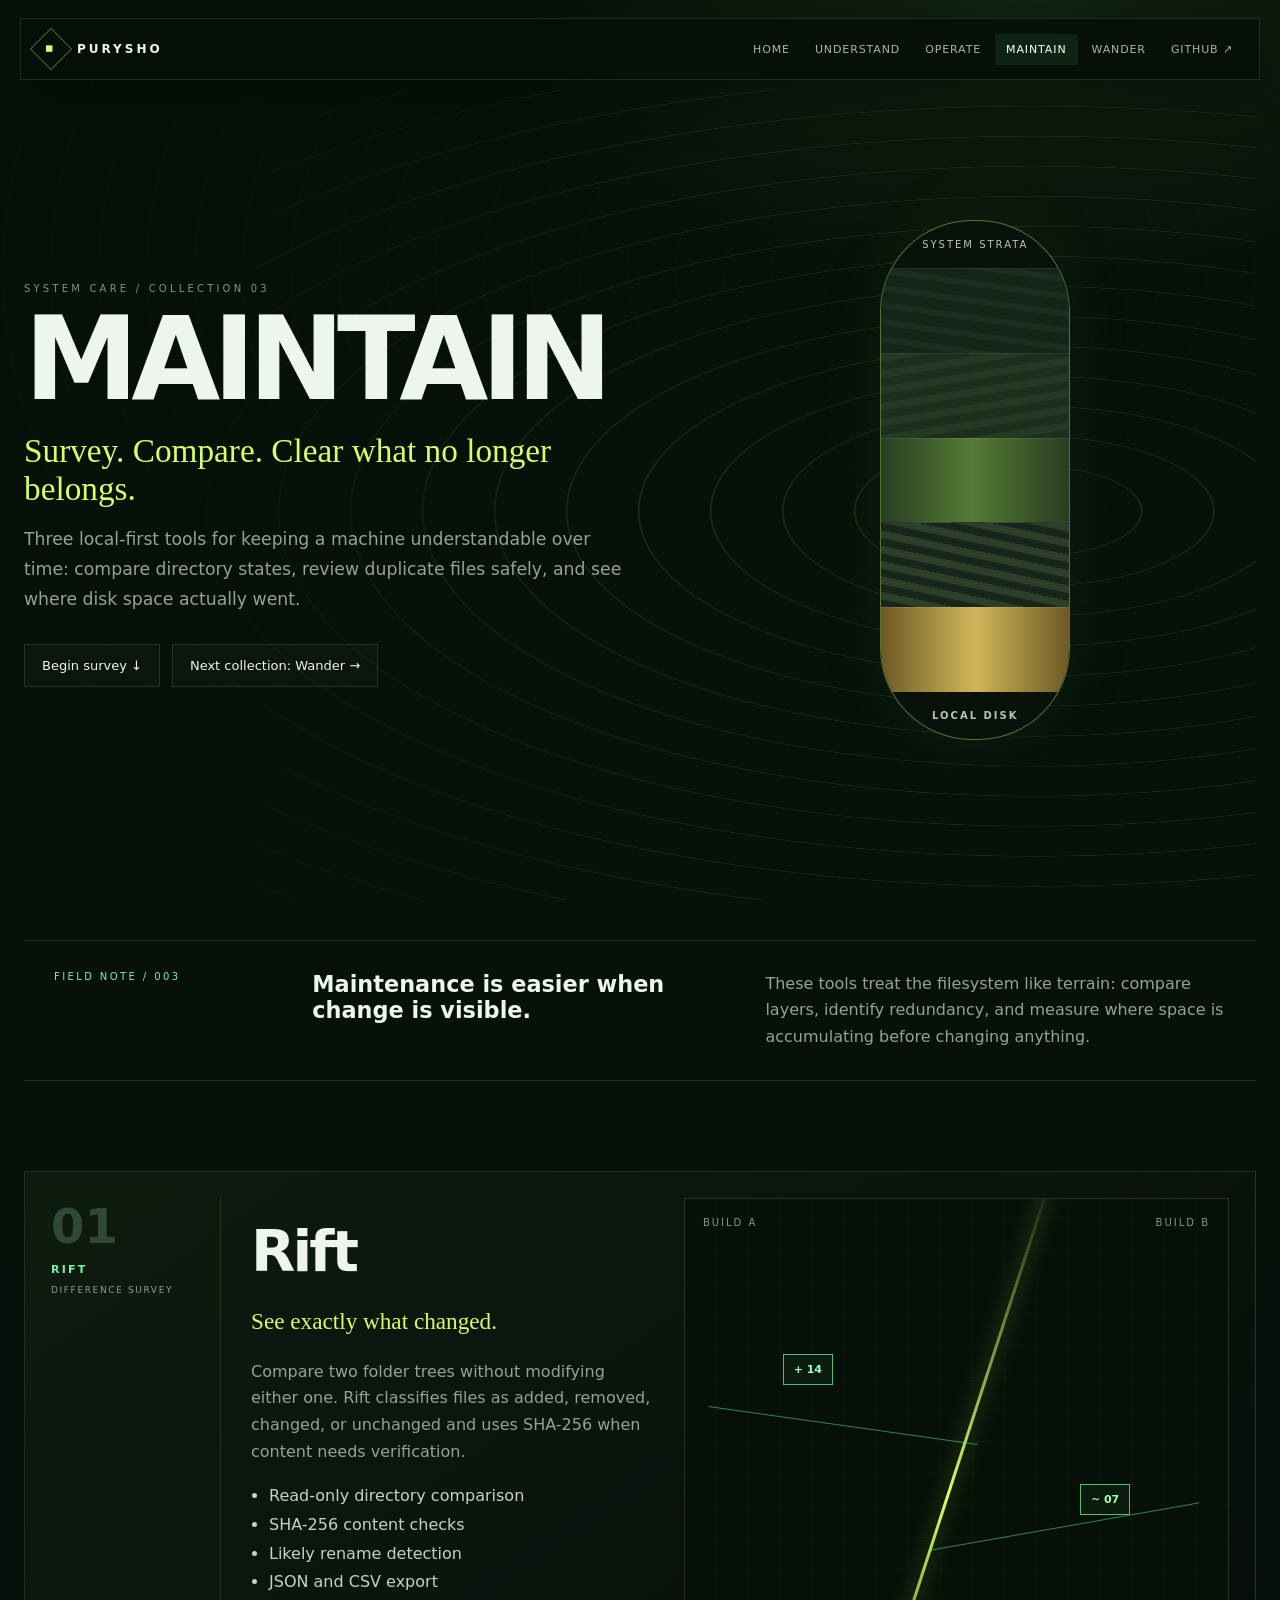
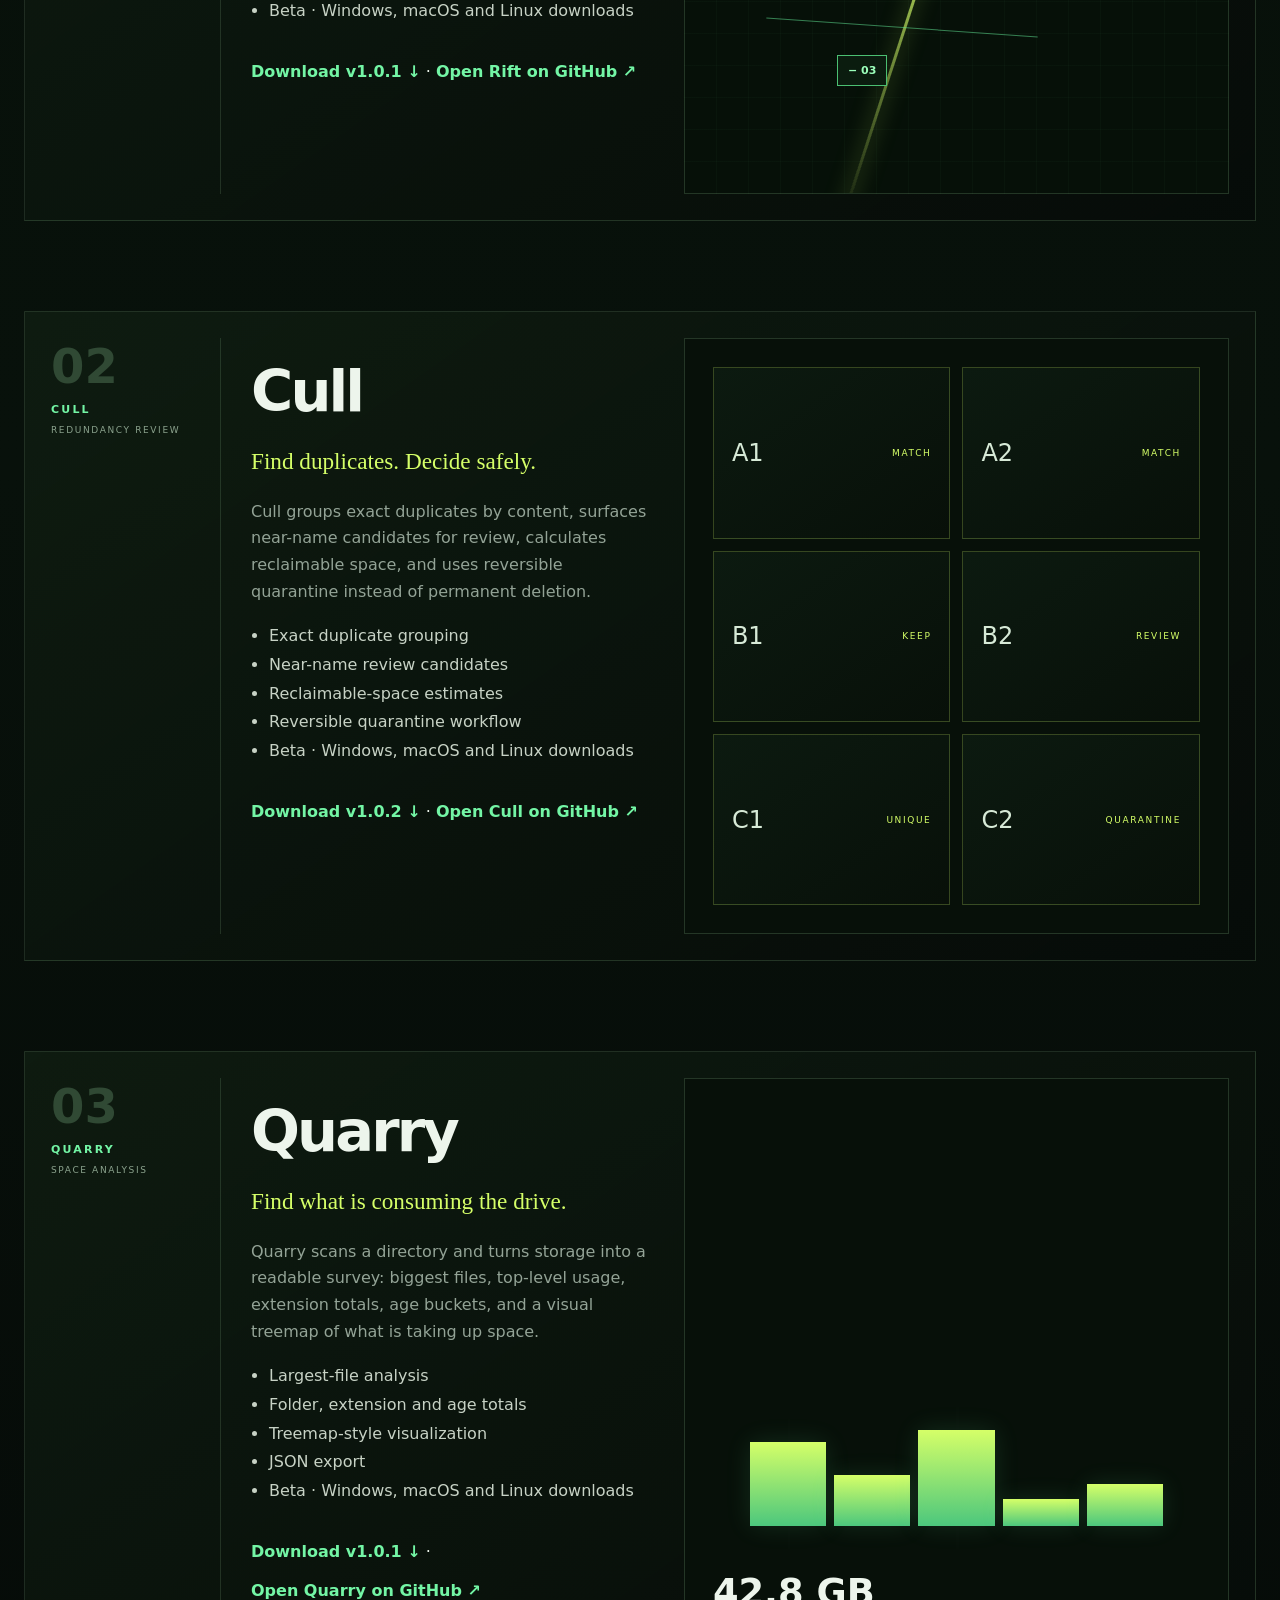
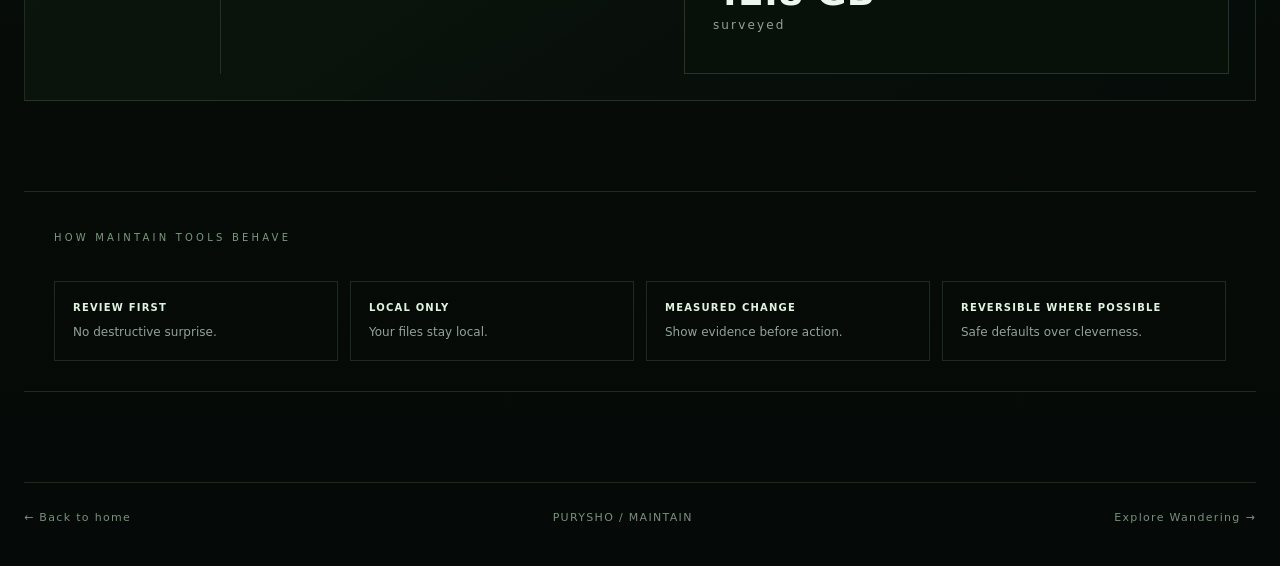
<file: maintain/index.html>
<!doctype html>
<html lang="en">
<head>
<meta charset="utf-8" />
<meta name="viewport" content="width=device-width,initial-scale=1" />
<meta name="theme-color" content="#071008" />
<title>Maintain — Purysho</title>
<meta name="description" content="Maintain — Purysho tools for comparison, cleanup, disk analysis, and long-term system care." />
<link rel="stylesheet" href="style.css" />
</head>
<body>
<header class="survey-nav">
  <a class="brand" href="../"><span class="core">◆</span><span>PURYSHO</span></a>
  <nav aria-label="Primary navigation"><a href="../">HOME</a><a href="../understand/">UNDERSTAND</a><a href="../operate/">OPERATE</a><a class="active" href="./">MAINTAIN</a><a href="../wandering/">WANDER</a><a href="https://github.com/purysho" target="_blank" rel="noopener">GITHUB ↗</a></nav>
</header>

<main>
  <section class="hero">
    <div class="contours" aria-hidden="true"></div>
    <div class="hero-copy">
      <p class="eyebrow">SYSTEM CARE / COLLECTION 03</p>
      <h1>MAINTAIN</h1>
      <p class="subhead">Survey. Compare. Clear what no longer belongs.</p>
      <p class="lede">Three local-first tools for keeping a machine understandable over time: compare directory states, review duplicate files safely, and see where disk space actually went.</p>
      <div class="hero-actions"><a href="#rift">Begin survey ↓</a><a href="../wandering/">Next collection: Wander →</a></div>
    </div>
    <div class="core-sample" aria-label="Layered geological core diagram"><span class="cap">SYSTEM STRATA</span><i></i><i></i><i></i><i></i><i></i><b>LOCAL DISK</b></div>
  </section>

  <section class="field-note">
    <span>FIELD NOTE / 003</span>
    <strong>Maintenance is easier when change is visible.</strong>
    <p>These tools treat the filesystem like terrain: compare layers, identify redundancy, and measure where space is accumulating before changing anything.</p>
  </section>

  <section class="instrument rift" id="rift">
    <div class="meta"><span>01</span><b>RIFT</b><em>DIFFERENCE SURVEY</em></div>
    <div class="copy">
      <h2>Rift</h2><p class="thesis">See exactly what changed.</p>
      <p>Compare two folder trees without modifying either one. Rift classifies files as added, removed, changed, or unchanged and uses SHA-256 when content needs verification.</p>
      <ul><li>Read-only directory comparison</li><li>SHA-256 content checks</li><li>Likely rename detection</li><li>JSON and CSV export</li><li>Beta · Windows, macOS and Linux downloads</li></ul>
      <a href="https://github.com/purysho/Rift/releases/latest" target="_blank" rel="noopener">Download v1.0.1 ↓</a> · <a href="https://github.com/purysho/Rift" target="_blank" rel="noopener">Open Rift on GitHub ↗</a>
    </div>
    <div class="visual fault-map" aria-label="Fault line comparison map"><span class="left">BUILD A</span><span class="right">BUILD B</span><i class="fault f1"></i><i class="fault f2"></i><i class="fault f3"></i><b class="tag t1">+ 14</b><b class="tag t2">~ 07</b><b class="tag t3">− 03</b></div>
  </section>

  <section class="instrument cull" id="cull">
    <div class="meta"><span>02</span><b>CULL</b><em>REDUNDANCY REVIEW</em></div>
    <div class="copy">
      <h2>Cull</h2><p class="thesis">Find duplicates. Decide safely.</p>
      <p>Cull groups exact duplicates by content, surfaces near-name candidates for review, calculates reclaimable space, and uses reversible quarantine instead of permanent deletion.</p>
      <ul><li>Exact duplicate grouping</li><li>Near-name review candidates</li><li>Reclaimable-space estimates</li><li>Reversible quarantine workflow</li><li>Beta · Windows, macOS and Linux downloads</li></ul>
      <a href="https://github.com/purysho/Cull/releases/latest" target="_blank" rel="noopener">Download v1.0.2 ↓</a> · <a href="https://github.com/purysho/Cull" target="_blank" rel="noopener">Open Cull on GitHub ↗</a>
    </div>
    <div class="visual sample-grid" aria-label="Duplicate sample trays"><div>A1<span>MATCH</span></div><div>A2<span>MATCH</span></div><div>B1<span>KEEP</span></div><div>B2<span>REVIEW</span></div><div>C1<span>UNIQUE</span></div><div>C2<span>QUARANTINE</span></div></div>
  </section>

  <section class="instrument quarry" id="quarry">
    <div class="meta"><span>03</span><b>QUARRY</b><em>SPACE ANALYSIS</em></div>
    <div class="copy">
      <h2>Quarry</h2><p class="thesis">Find what is consuming the drive.</p>
      <p>Quarry scans a directory and turns storage into a readable survey: biggest files, top-level usage, extension totals, age buckets, and a visual treemap of what is taking up space.</p>
      <ul><li>Largest-file analysis</li><li>Folder, extension and age totals</li><li>Treemap-style visualization</li><li>JSON export</li><li>Beta · Windows, macOS and Linux downloads</li></ul>
      <a href="https://github.com/purysho/Quarry/releases/latest" target="_blank" rel="noopener">Download v1.0.1 ↓</a> · <a href="https://github.com/purysho/Quarry" target="_blank" rel="noopener">Open Quarry on GitHub ↗</a>
    </div>
    <div class="visual bore" aria-label="Disk usage core sample"><div class="meter"><i style="--h:28%"></i><i style="--h:17%"></i><i style="--h:32%"></i><i style="--h:9%"></i><i style="--h:14%"></i></div><p><b>42.8 GB</b><span>surveyed</span></p></div>
  </section>

  <section class="principles"><p class="eyebrow">HOW MAINTAIN TOOLS BEHAVE</p><div><span><b>REVIEW FIRST</b>No destructive surprise.</span><span><b>LOCAL ONLY</b>Your files stay local.</span><span><b>MEASURED CHANGE</b>Show evidence before action.</span><span><b>REVERSIBLE WHERE POSSIBLE</b>Safe defaults over cleverness.</span></div></section>
</main>
<footer><a href="../">← Back to home</a><span>PURYSHO / MAINTAIN</span><a href="../wandering/">Explore Wandering →</a></footer>
<script>const io=new IntersectionObserver(es=>es.forEach(e=>{if(e.isIntersecting){e.target.classList.add('in');io.unobserve(e.target)}}),{threshold:.1});document.querySelectorAll('.instrument,.field-note,.principles').forEach(x=>io.observe(x));</script>
</body>
</html>
</file>
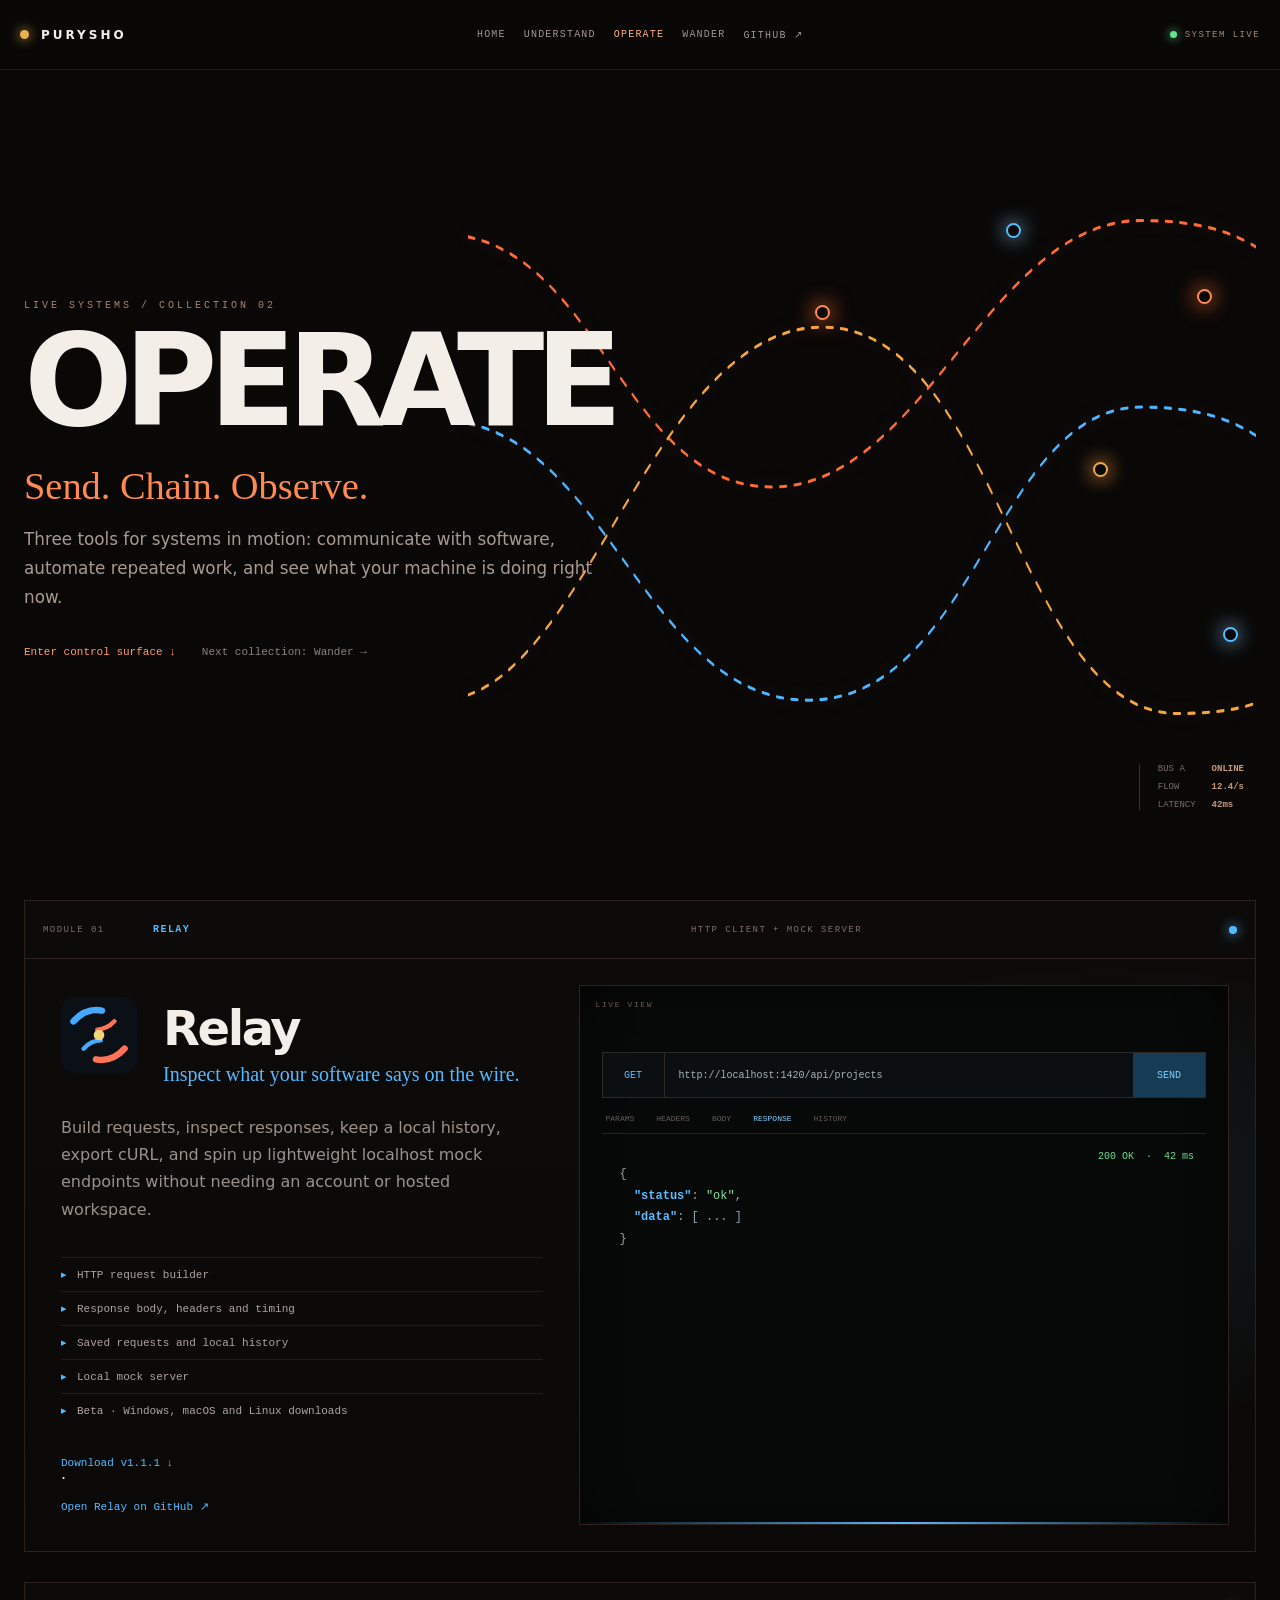
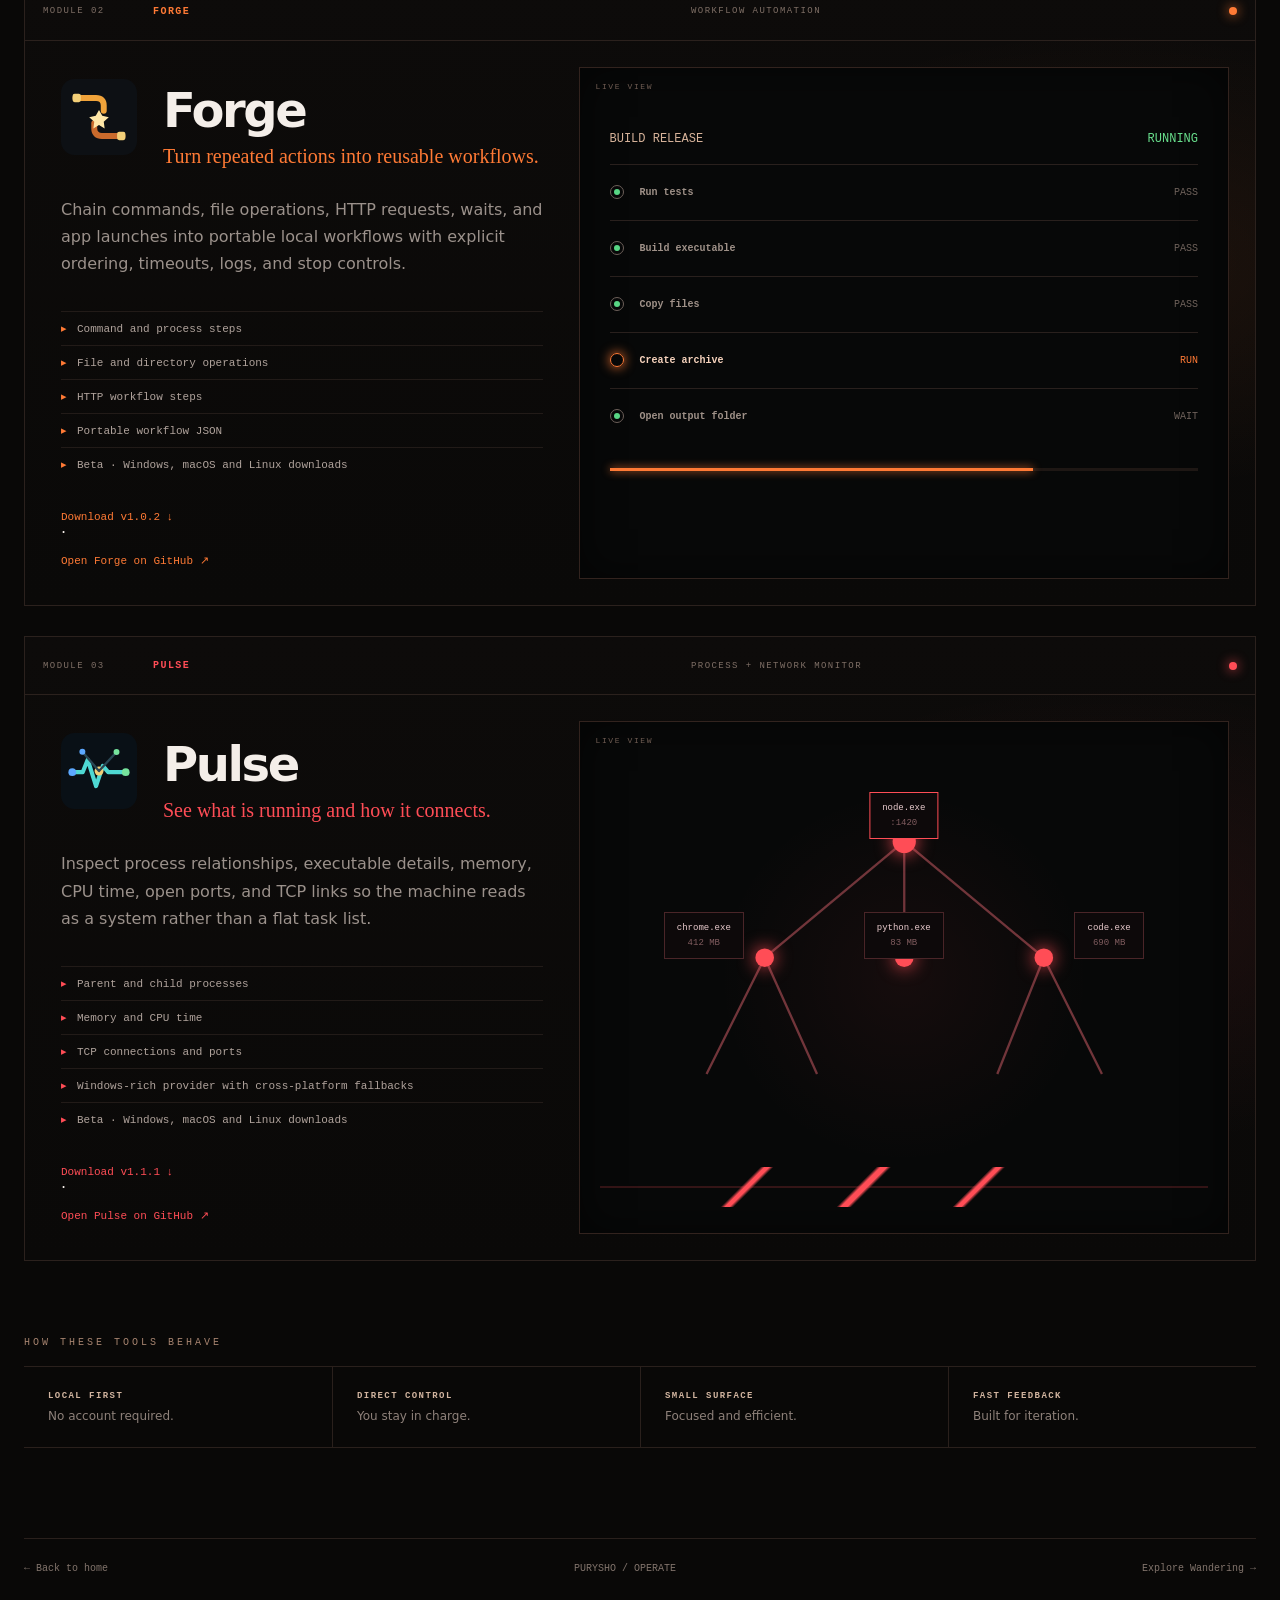
<file: operate/index.html>
<!doctype html>
<html lang="en">
<head>
<meta charset="utf-8" />
<meta name="viewport" content="width=device-width,initial-scale=1" />
<meta name="theme-color" content="#0b0807" />
<title>Operate — Purysho</title>
<meta name="description" content="Operate — Purysho tools for communication, automation, and live system control." />
<link rel="stylesheet" href="style.css" />
</head>
<body>
<header class="control-nav">
  <a class="brand" href="../"><span class="lamp gold"></span><span>PURYSHO</span></a>
  <nav aria-label="Primary navigation"><a href="../">HOME</a><a href="../understand/">UNDERSTAND</a><a class="active" href="./">OPERATE</a><a href="../wandering/">WANDER</a><a href="https://github.com/purysho" target="_blank" rel="noopener">GITHUB ↗</a></nav>
  <span class="status"><i></i>SYSTEM LIVE</span>
</header>

<main>
  <section class="hero">
    <div class="signal-field" aria-hidden="true">
      <svg viewBox="0 0 1200 620" preserveAspectRatio="none">
        <path class="route r1" d="M-40 120 C180 120 210 310 420 310 S720 110 930 110 S1110 170 1240 170"/>
        <path class="route r2" d="M-40 260 C190 260 240 470 470 470 S730 250 930 250 S1110 310 1240 310"/>
        <path class="route r3" d="M-40 470 C160 470 250 190 490 190 S760 480 980 480 S1120 420 1240 420"/>
      </svg>
      <span class="node n1"></span><span class="node n2"></span><span class="node n3"></span><span class="node n4"></span><span class="node n5"></span>
    </div>
    <div class="hero-copy">
      <p class="eyebrow">LIVE SYSTEMS / COLLECTION 02</p>
      <h1>OPERATE</h1>
      <p class="subhead">Send. Chain. Observe.</p>
      <p class="lede">Three tools for systems in motion: communicate with software, automate repeated work, and see what your machine is doing right now.</p>
      <div class="hero-actions"><a href="#relay">Enter control surface ↓</a><a href="../wandering/">Next collection: Wander →</a></div>
    </div>
    <div class="control-readout" aria-hidden="true"><span>BUS A</span><b>ONLINE</b><span>FLOW</span><b>12.4/s</b><span>LATENCY</span><b>42ms</b></div>
  </section>

  <section class="module blue" id="relay">
    <div class="module-head"><span>MODULE 01</span><b>RELAY</b><em>HTTP CLIENT + MOCK SERVER</em><i class="lamp blue-lamp"></i></div>
    <div class="module-copy">
      <img src="../assets/relay.svg" alt="Relay icon" />
      <div><h2>Relay</h2><p class="thesis">Inspect what your software says on the wire.</p></div>
      <p>Build requests, inspect responses, keep a local history, export cURL, and spin up lightweight localhost mock endpoints without needing an account or hosted workspace.</p>
      <ul><li>HTTP request builder</li><li>Response body, headers and timing</li><li>Saved requests and local history</li><li>Local mock server</li><li>Beta · Windows, macOS and Linux downloads</li></ul>
      <a href="https://github.com/purysho/Relay/releases/latest" target="_blank" rel="noopener">Download v1.1.1 ↓</a> · <a href="https://github.com/purysho/Relay" target="_blank" rel="noopener">Open Relay on GitHub ↗</a>
    </div>
    <div class="console relay-console" aria-label="Relay request pipeline">
      <div class="request"><span class="verb">GET</span><span class="url">http://localhost:1420/api/projects</span><span class="send">SEND</span></div>
      <div class="tabs"><span>PARAMS</span><span>HEADERS</span><span>BODY</span><span class="on">RESPONSE</span><span>HISTORY</span></div>
      <div class="response"><span>{</span><br>&nbsp;&nbsp;<b>"status"</b>: <em>"ok"</em>,<br>&nbsp;&nbsp;<b>"data"</b>: [ ... ]<br><span>}</span><small>200 OK&nbsp;&nbsp;·&nbsp;&nbsp;42 ms</small></div>
      <div class="pulse-line"></div>
    </div>
  </section>

  <section class="module orange" id="forge">
    <div class="module-head"><span>MODULE 02</span><b>FORGE</b><em>WORKFLOW AUTOMATION</em><i class="lamp orange-lamp"></i></div>
    <div class="module-copy">
      <img src="../assets/forge.svg" alt="Forge icon" />
      <div><h2>Forge</h2><p class="thesis">Turn repeated actions into reusable workflows.</p></div>
      <p>Chain commands, file operations, HTTP requests, waits, and app launches into portable local workflows with explicit ordering, timeouts, logs, and stop controls.</p>
      <ul><li>Command and process steps</li><li>File and directory operations</li><li>HTTP workflow steps</li><li>Portable workflow JSON</li><li>Beta · Windows, macOS and Linux downloads</li></ul>
      <a href="https://github.com/purysho/Forge/releases/latest" target="_blank" rel="noopener">Download v1.0.2 ↓</a> · <a href="https://github.com/purysho/Forge" target="_blank" rel="noopener">Open Forge on GitHub ↗</a>
    </div>
    <div class="console forge-console" aria-label="Forge workflow sequence">
      <div class="flow-title">BUILD RELEASE <span>RUNNING</span></div>
      <ol><li><i></i><b>Run tests</b><span>PASS</span></li><li><i></i><b>Build executable</b><span>PASS</span></li><li><i></i><b>Copy files</b><span>PASS</span></li><li class="active"><i></i><b>Create archive</b><span>RUN</span></li><li><i></i><b>Open output folder</b><span>WAIT</span></li></ol>
      <div class="progress"><i></i></div>
    </div>
  </section>

  <section class="module red" id="pulse">
    <div class="module-head"><span>MODULE 03</span><b>PULSE</b><em>PROCESS + NETWORK MONITOR</em><i class="lamp red-lamp"></i></div>
    <div class="module-copy">
      <img src="../assets/pulse.svg" alt="Pulse icon" />
      <div><h2>Pulse</h2><p class="thesis">See what is running and how it connects.</p></div>
      <p>Inspect process relationships, executable details, memory, CPU time, open ports, and TCP links so the machine reads as a system rather than a flat task list.</p>
      <ul><li>Parent and child processes</li><li>Memory and CPU time</li><li>TCP connections and ports</li><li>Windows-rich provider with cross-platform fallbacks</li><li>Beta · Windows, macOS and Linux downloads</li></ul>
      <a href="https://github.com/purysho/Pulse/releases/latest" target="_blank" rel="noopener">Download v1.1.1 ↓</a> · <a href="https://github.com/purysho/Pulse" target="_blank" rel="noopener">Open Pulse on GitHub ↗</a>
    </div>
    <div class="console pulse-console" aria-label="Pulse process relationship graph">
      <svg viewBox="0 0 500 360" aria-hidden="true"><path d="M250 70 L130 170 M250 70 L250 170 M250 70 L370 170 M130 170 L80 270 M130 170 L175 270 M370 170 L330 270 M370 170 L420 270"/><circle cx="250" cy="70" r="10"/><circle cx="130" cy="170" r="8"/><circle cx="250" cy="170" r="8"/><circle cx="370" cy="170" r="8"/></svg>
      <div class="proc root">node.exe<span>:1420</span></div><div class="proc p1">chrome.exe<span>412 MB</span></div><div class="proc p2">python.exe<span>83 MB</span></div><div class="proc p3">code.exe<span>690 MB</span></div>
      <div class="wave"></div>
    </div>
  </section>

  <section class="principles"><p class="eyebrow">HOW THESE TOOLS BEHAVE</p><div><span><b>LOCAL FIRST</b>No account required.</span><span><b>DIRECT CONTROL</b>You stay in charge.</span><span><b>SMALL SURFACE</b>Focused and efficient.</span><span><b>FAST FEEDBACK</b>Built for iteration.</span></div></section>
</main>
<footer><a href="../">← Back to home</a><span>PURYSHO / OPERATE</span><a href="../wandering/">Explore Wandering →</a></footer>
<script>const io=new IntersectionObserver(es=>es.forEach(e=>{if(e.isIntersecting){e.target.classList.add('in');io.unobserve(e.target)}}),{threshold:.1});document.querySelectorAll('.module,.principles').forEach(x=>io.observe(x));</script>
</body>
</html>
</file>
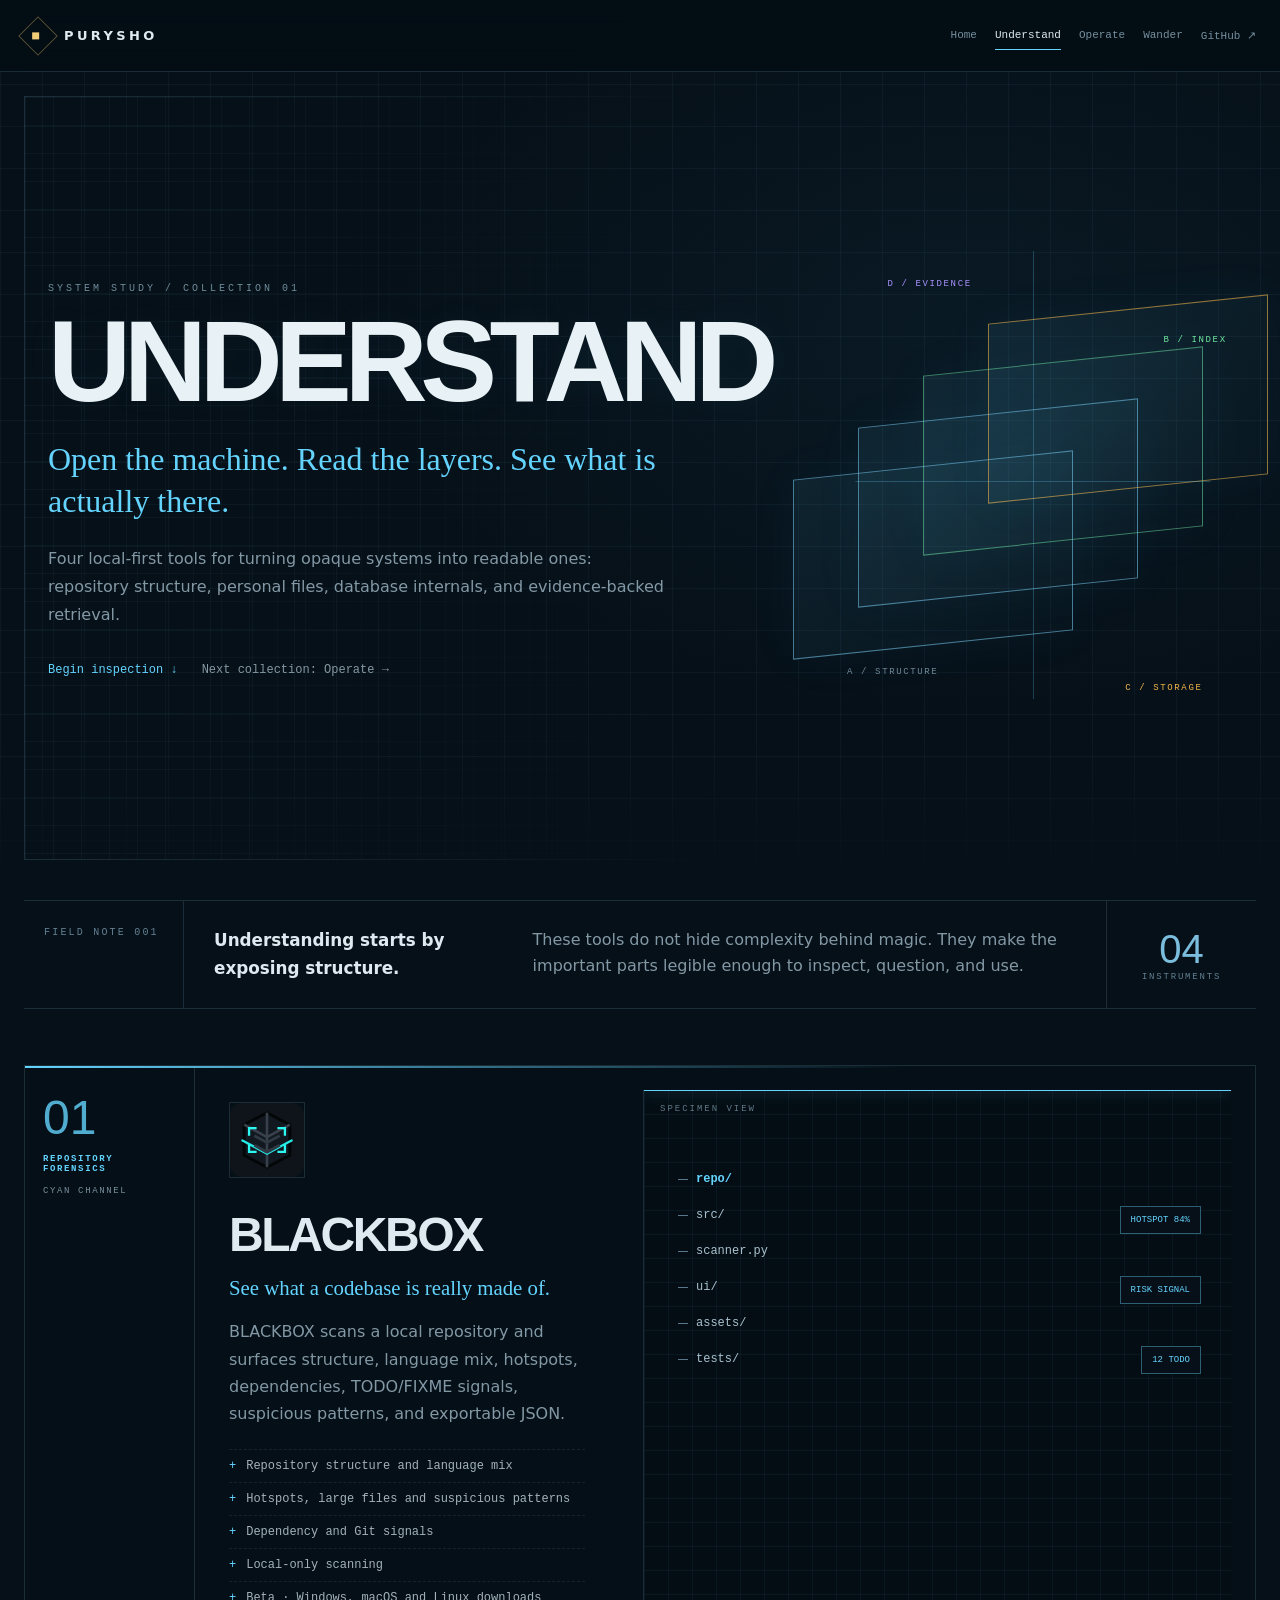
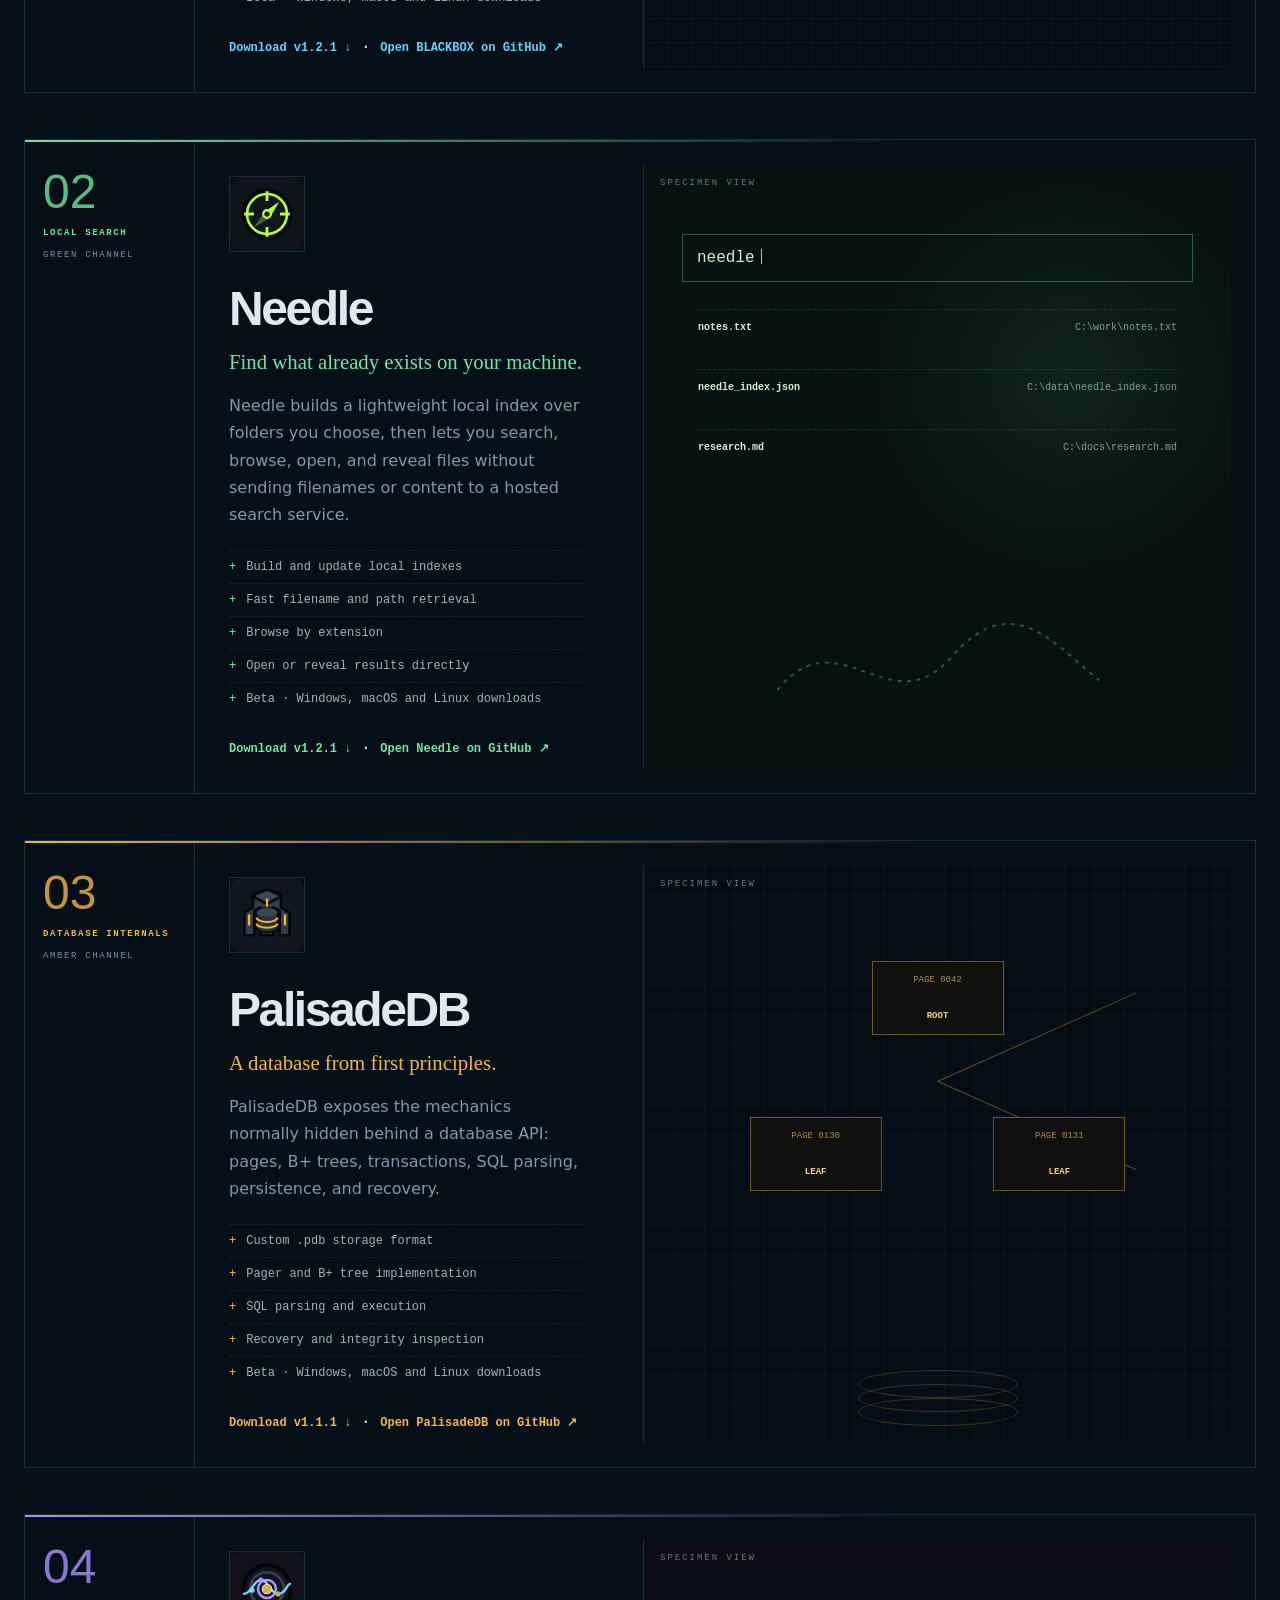
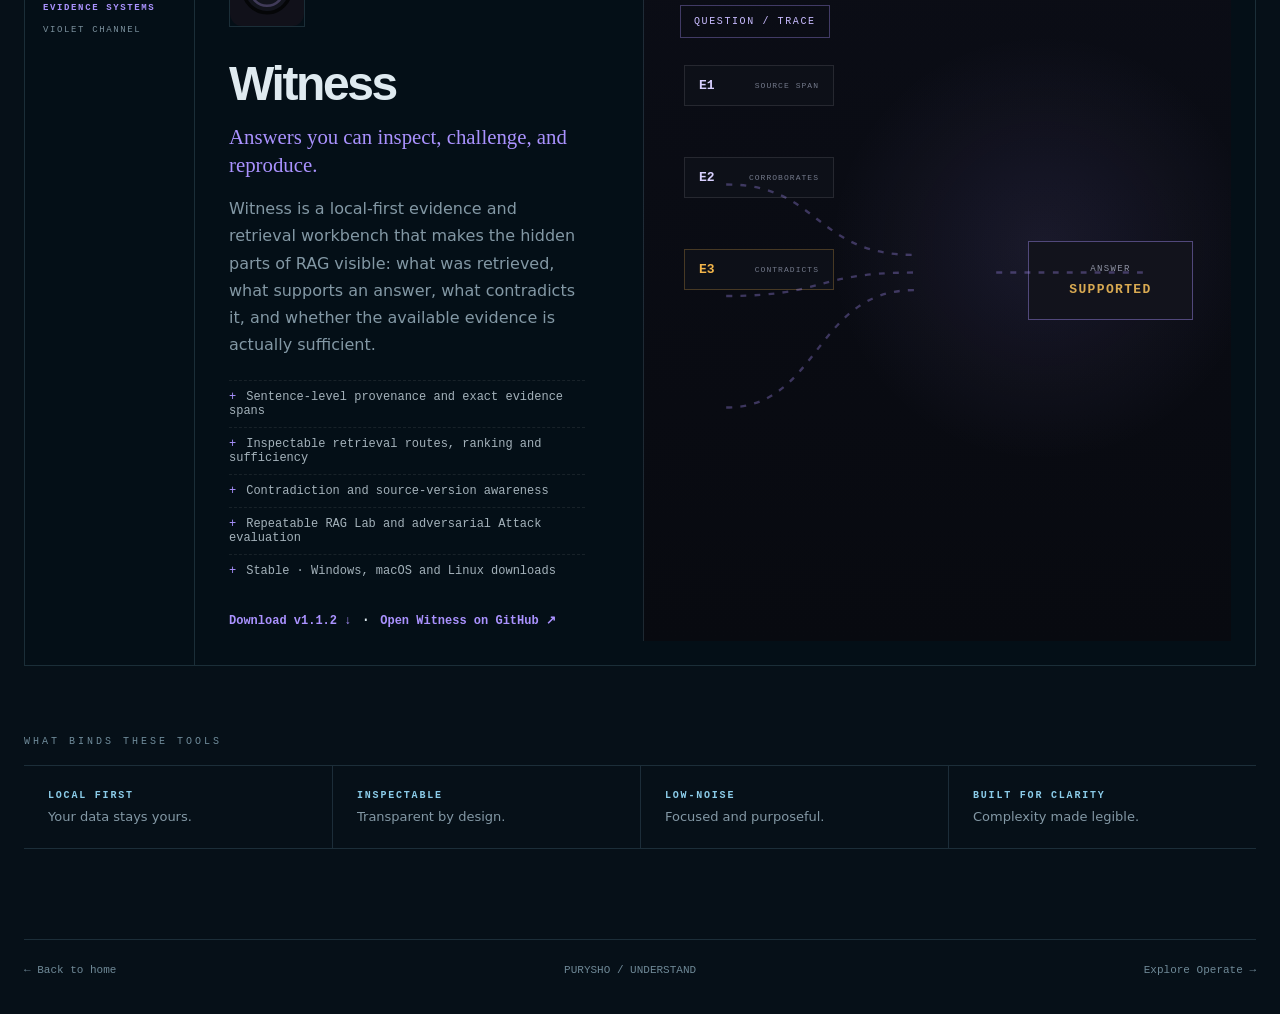
<file: understand/index.html>
<!doctype html>
<html lang="en">
<head>
<meta charset="utf-8" />
<meta name="viewport" content="width=device-width,initial-scale=1" />
<meta name="theme-color" content="#061018" />
<title>Understand — Purysho</title>
<meta name="description" content="Understand — Purysho tools for inspection, structure, evidence, and seeing what lies beneath the surface." />
<link rel="stylesheet" href="style.css" />
</head>
<body>
<header class="draft-nav">
  <a class="brand" href="../"><span class="brand-mark">◆</span><span>PURYSHO</span></a>
  <nav aria-label="Primary navigation">
    <a href="../">Home</a>
    <a class="active" href="./">Understand</a>
    <a href="../operate/">Operate</a>
    <a href="../wandering/">Wander</a>
    <a href="https://github.com/purysho" target="_blank" rel="noopener">GitHub ↗</a>
  </nav>
</header>

<main>
  <section class="hero">
    <div class="hero-grid" aria-hidden="true"></div>
    <div class="hero-copy">
      <p class="eyebrow">SYSTEM STUDY / COLLECTION 01</p>
      <h1>UNDERSTAND</h1>
      <p class="subhead">Open the machine. Read the layers. See what is actually there.</p>
      <p class="lede">Four local-first tools for turning opaque systems into readable ones: repository structure, personal files, database internals, and evidence-backed retrieval.</p>
      <div class="hero-links"><a href="#blackbox">Begin inspection ↓</a><a href="../operate/">Next collection: Operate →</a></div>
    </div>
    <div class="exploded" aria-label="Exploded system diagram">
      <span class="plate p1"></span><span class="plate p2"></span><span class="plate p3"></span><span class="plate p4"></span>
      <div class="axis axis-x"></div><div class="axis axis-y"></div>
      <span class="measure m1">A / STRUCTURE</span><span class="measure m2">B / INDEX</span><span class="measure m3">C / STORAGE</span><span class="measure m4">D / EVIDENCE</span>
    </div>
  </section>

  <section class="intro band">
    <div class="band-label">FIELD NOTE 001</div>
    <div class="band-copy"><strong>Understanding starts by exposing structure.</strong><span>These tools do not hide complexity behind magic. They make the important parts legible enough to inspect, question, and use.</span></div>
    <div class="band-index"><span>04</span><small>INSTRUMENTS</small></div>
  </section>

  <section class="specimen cyan" id="blackbox">
    <div class="spec-meta"><span>01</span><b>REPOSITORY FORENSICS</b><em>CYAN CHANNEL</em></div>
    <div class="spec-copy">
      <img src="../assets/blackbox.svg" alt="BLACKBOX icon" />
      <h2>BLACKBOX</h2>
      <p class="thesis">See what a codebase is really made of.</p>
      <p>BLACKBOX scans a local repository and surfaces structure, language mix, hotspots, dependencies, TODO/FIXME signals, suspicious patterns, and exportable JSON.</p>
      <ul><li>Repository structure and language mix</li><li>Hotspots, large files and suspicious patterns</li><li>Dependency and Git signals</li><li>Local-only scanning</li><li>Beta · Windows, macOS and Linux downloads</li></ul>
      <a class="repo-link" href="https://github.com/purysho/BLACKBOX/releases/latest" target="_blank" rel="noopener">Download v1.2.1 ↓</a> · <a class="repo-link" href="https://github.com/purysho/BLACKBOX" target="_blank" rel="noopener">Open BLACKBOX on GitHub ↗</a>
    </div>
    <div class="diagram repo-diagram" aria-label="Repository structure illustration">
      <div class="scan"></div>
      <div class="tree"><span class="root">repo/</span><span>src/</span><span>scanner.py</span><span>ui/</span><span>assets/</span><span>tests/</span></div>
      <div class="heat h1">HOTSPOT 84%</div><div class="heat h2">RISK SIGNAL</div><div class="heat h3">12 TODO</div>
    </div>
  </section>

  <section class="specimen green" id="needle">
    <div class="spec-meta"><span>02</span><b>LOCAL SEARCH</b><em>GREEN CHANNEL</em></div>
    <div class="spec-copy">
      <img src="../assets/needle.svg" alt="Needle icon" />
      <h2>Needle</h2>
      <p class="thesis">Find what already exists on your machine.</p>
      <p>Needle builds a lightweight local index over folders you choose, then lets you search, browse, open, and reveal files without sending filenames or content to a hosted search service.</p>
      <ul><li>Build and update local indexes</li><li>Fast filename and path retrieval</li><li>Browse by extension</li><li>Open or reveal results directly</li><li>Beta · Windows, macOS and Linux downloads</li></ul>
      <a class="repo-link" href="https://github.com/purysho/Needle/releases/latest" target="_blank" rel="noopener">Download v1.2.1 ↓</a> · <a class="repo-link" href="https://github.com/purysho/Needle" target="_blank" rel="noopener">Open Needle on GitHub ↗</a>
    </div>
    <div class="diagram search-diagram" aria-label="Local search index illustration">
      <div class="query">needle<span class="caret"></span></div>
      <div class="result r1"><b>notes.txt</b><span>C:\work\notes.txt</span></div>
      <div class="result r2"><b>needle_index.json</b><span>C:\data\needle_index.json</span></div>
      <div class="result r3"><b>research.md</b><span>C:\docs\research.md</span></div>
      <svg viewBox="0 0 400 170" aria-hidden="true"><path d="M30 105 C95 25 150 145 215 70 S325 58 372 95"/></svg>
    </div>
  </section>

  <section class="specimen amber" id="palisade">
    <div class="spec-meta"><span>03</span><b>DATABASE INTERNALS</b><em>AMBER CHANNEL</em></div>
    <div class="spec-copy">
      <img src="../assets/palisade.svg" alt="PalisadeDB icon" />
      <h2>PalisadeDB</h2>
      <p class="thesis">A database from first principles.</p>
      <p>PalisadeDB exposes the mechanics normally hidden behind a database API: pages, B+ trees, transactions, SQL parsing, persistence, and recovery.</p>
      <ul><li>Custom .pdb storage format</li><li>Pager and B+ tree implementation</li><li>SQL parsing and execution</li><li>Recovery and integrity inspection</li><li>Beta · Windows, macOS and Linux downloads</li></ul>
      <a class="repo-link" href="https://github.com/purysho/PalisadeDB/releases/latest" target="_blank" rel="noopener">Download v1.1.1 ↓</a> · <a class="repo-link" href="https://github.com/purysho/PalisadeDB" target="_blank" rel="noopener">Open PalisadeDB on GitHub ↗</a>
    </div>
    <div class="diagram db-diagram" aria-label="Database B plus tree illustration">
      <div class="page pg-root">PAGE 0042<br><b>ROOT</b></div>
      <div class="connector c1"></div><div class="connector c2"></div>
      <div class="page pg-a">PAGE 0130<br><b>LEAF</b></div><div class="page pg-b">PAGE 0131<br><b>LEAF</b></div>
      <div class="disk d1"></div><div class="disk d2"></div><div class="disk d3"></div>
    </div>
  </section>

  <section class="specimen violet" id="witness">
    <div class="spec-meta"><span>04</span><b>EVIDENCE SYSTEMS</b><em>VIOLET CHANNEL</em></div>
    <div class="spec-copy">
      <img src="../assets/witness.svg" alt="Witness icon" />
      <h2>Witness</h2>
      <p class="thesis">Answers you can inspect, challenge, and reproduce.</p>
      <p>Witness is a local-first evidence and retrieval workbench that makes the hidden parts of RAG visible: what was retrieved, what supports an answer, what contradicts it, and whether the available evidence is actually sufficient.</p>
      <ul><li>Sentence-level provenance and exact evidence spans</li><li>Inspectable retrieval routes, ranking and sufficiency</li><li>Contradiction and source-version awareness</li><li>Repeatable RAG Lab and adversarial Attack evaluation</li><li>Stable · Windows, macOS and Linux downloads</li></ul>
      <a class="repo-link" href="https://github.com/purysho/Witness/releases/latest" target="_blank" rel="noopener">Download v1.1.2 ↓</a> · <a class="repo-link" href="https://github.com/purysho/Witness" target="_blank" rel="noopener">Open Witness on GitHub ↗</a>
    </div>
    <div class="diagram evidence-diagram" aria-label="Witness evidence and provenance illustration">
      <div class="evidence-query">QUESTION / TRACE</div>
      <div class="evidence-node ev1"><b>E1</b><span>SOURCE SPAN</span></div>
      <div class="evidence-node ev2"><b>E2</b><span>CORROBORATES</span></div>
      <div class="evidence-node ev3"><b>E3</b><span>CONTRADICTS</span></div>
      <div class="evidence-answer">ANSWER<br><strong>SUPPORTED</strong></div>
      <svg viewBox="0 0 500 360" aria-hidden="true"><path d="M70 90 C150 90 145 150 230 150"/><path d="M70 185 C155 185 145 165 230 165"/><path d="M70 280 C150 280 145 180 230 180"/><path d="M300 165 C365 165 380 165 430 165"/></svg>
    </div>
  </section>

  <section class="principles">
    <p class="eyebrow">WHAT BINDS THESE TOOLS</p>
    <div class="principle-grid"><div><b>LOCAL FIRST</b><span>Your data stays yours.</span></div><div><b>INSPECTABLE</b><span>Transparent by design.</span></div><div><b>LOW-NOISE</b><span>Focused and purposeful.</span></div><div><b>BUILT FOR CLARITY</b><span>Complexity made legible.</span></div></div>
  </section>
</main>
<footer><a href="../">← Back to home</a><span>PURYSHO / UNDERSTAND</span><a href="../operate/">Explore Operate →</a></footer>
<script>const items=document.querySelectorAll('.specimen,.band,.principles');const io=new IntersectionObserver(es=>es.forEach(e=>{if(e.isIntersecting){e.target.classList.add('in');io.unobserve(e.target)}}),{threshold:.12});items.forEach(x=>io.observe(x));</script>
</body>
</html>
</file>
<file: maintain/style.css>
:root{--bg:#061008;--ink:#0a1510;--text:#edf5ec;--muted:#93a396;--line:rgba(190,255,190,.13);--green:#73f5a5;--lime:#d5ff68;--gold:#d7ae55;--max:1240px}*{box-sizing:border-box}body{margin:0;color:var(--text);background:radial-gradient(900px 500px at 80% 0%,rgba(87,165,88,.12),transparent 60%),linear-gradient(#061008,#08110b 55%,#050907);font-family:Inter,ui-sans-serif,system-ui,-apple-system,BlinkMacSystemFont,"Segoe UI",sans-serif;-webkit-font-smoothing:antialiased}body:before{content:"";position:fixed;inset:0;pointer-events:none;opacity:.17;background-image:repeating-radial-gradient(ellipse at 66% 30%,transparent 0 24px,rgba(154,224,143,.08) 25px 26px,transparent 27px 48px)}a{color:inherit;text-decoration:none}.survey-nav{position:fixed;top:18px;left:50%;transform:translateX(-50%);z-index:50;width:min(var(--max),calc(100% - 38px));min-height:62px;display:flex;align-items:center;justify-content:space-between;gap:20px;padding:10px 15px;border:1px solid var(--line);background:rgba(6,15,9,.88);backdrop-filter:blur(18px);box-shadow:0 18px 50px rgba(0,0,0,.3)}.brand{display:flex;align-items:center;gap:11px;letter-spacing:.25em;font-size:12px;font-weight:800}.core{color:var(--lime);width:30px;height:30px;border:1px solid rgba(213,255,104,.35);display:grid;place-items:center;transform:rotate(45deg)}nav{display:flex;gap:3px;flex-wrap:wrap}nav a{padding:9px 11px;color:#a9b5aa;font-size:11px;letter-spacing:.08em}nav a:hover,nav a.active{color:#fff;background:rgba(115,245,165,.08)}main{width:min(var(--max),calc(100% - 48px));margin:auto}.hero{min-height:100svh;display:grid;grid-template-columns:1.05fr .95fr;align-items:center;gap:50px;padding:130px 0 70px;position:relative}.contours{position:absolute;inset:10% 0 0;pointer-events:none;background:repeating-radial-gradient(ellipse at 82% 52%,transparent 0 34px,rgba(109,215,120,.12) 35px 36px,transparent 37px 72px);mask-image:linear-gradient(90deg,transparent 10%,#000 50%,#000 100%)}.hero-copy{position:relative;z-index:2}.eyebrow{font-size:10px;letter-spacing:.32em;color:#7a997e}.hero h1{font-size:clamp(4.5rem,9vw,8.4rem);line-height:.82;letter-spacing:-.065em;margin:18px 0 0}.subhead{font-family:Georgia,serif;color:var(--lime);font-size:clamp(1.4rem,2.6vw,2.2rem);margin:26px 0 0}.lede{max-width:610px;color:var(--muted);line-height:1.72;font-size:1.08rem}.hero-actions{display:flex;gap:12px;flex-wrap:wrap;margin-top:30px}.hero-actions a{border:1px solid var(--line);padding:13px 17px;background:rgba(255,255,255,.025);font-size:13px}.core-sample{justify-self:center;width:190px;height:520px;border:1px solid rgba(213,255,104,.4);border-radius:92px;background:#09120a;overflow:hidden;display:flex;flex-direction:column;position:relative;box-shadow:0 0 70px rgba(96,207,112,.08)}.core-sample .cap,.core-sample b{padding:18px;text-align:center;font-size:10px;letter-spacing:.2em;color:#b9c5b4}.core-sample i{flex:1;border-top:1px solid rgba(255,255,255,.08)}.core-sample i:nth-of-type(1){background:repeating-linear-gradient(8deg,#132418 0 10px,#1a2d1e 11px 17px)}.core-sample i:nth-of-type(2){background:repeating-linear-gradient(-9deg,#1c2f1e 0 8px,#243a23 9px 16px)}.core-sample i:nth-of-type(3){background:linear-gradient(90deg,#263e22,#557b35 48%,#283d22)}.core-sample i:nth-of-type(4){background:repeating-linear-gradient(12deg,#17251b 0 7px,#2c3f29 8px 15px)}.core-sample i:nth-of-type(5){background:linear-gradient(90deg,#6d5a24,#d1b65a,#6d5a24)}.field-note,.principles{margin:40px 0 90px;border-top:1px solid var(--line);border-bottom:1px solid var(--line);padding:30px;display:grid;grid-template-columns:.65fr 1.2fr 1.3fr;gap:28px;align-items:start}.field-note>span{color:var(--green);font-size:10px;letter-spacing:.24em}.field-note strong{font-size:1.4rem}.field-note p{color:var(--muted);line-height:1.65;margin:0}.instrument{min-height:650px;margin:0 0 90px;padding:26px;border:1px solid var(--line);display:grid;grid-template-columns:170px minmax(0,.85fr) minmax(420px,1.15fr);gap:30px;align-items:stretch;background:linear-gradient(145deg,rgba(16,31,18,.75),rgba(6,11,8,.95));opacity:.45;transform:translateY(24px);transition:.55s}.instrument.in,.field-note.in,.principles.in{opacity:1;transform:none}.meta{border-right:1px solid var(--line);display:flex;flex-direction:column;gap:9px;color:#8ba28d}.meta span{font-size:3rem;color:#304934;font-weight:700}.meta b{font-size:11px;letter-spacing:.2em;color:var(--green)}.meta em{font-style:normal;font-size:9px;letter-spacing:.18em}.copy{padding:20px 0}.copy h2{font-size:3.6rem;letter-spacing:-.05em;margin:0}.thesis{font-family:Georgia,serif;color:var(--lime);font-size:1.45rem}.copy>p:not(.thesis){color:var(--muted);line-height:1.68}.copy ul{padding-left:18px;color:#c7d2c5;line-height:1.8}.copy a{display:inline-block;margin-top:20px;color:var(--green);font-weight:700}.visual{min-height:480px;border:1px solid rgba(183,255,184,.16);background:#071009;position:relative;overflow:hidden}.fault-map{background:repeating-linear-gradient(0deg,transparent 0 31px,rgba(112,230,139,.05) 32px),repeating-linear-gradient(90deg,transparent 0 31px,rgba(112,230,139,.05) 32px),#061008}.fault-map:before{content:"";position:absolute;left:48%;top:-10%;width:3px;height:120%;background:linear-gradient(transparent,var(--lime),transparent);transform:rotate(18deg);box-shadow:0 0 20px rgba(213,255,104,.5)}.fault-map .left,.fault-map .right{position:absolute;top:18px;font-size:10px;letter-spacing:.2em;color:#7d9a82}.fault-map .left{left:18px}.fault-map .right{right:18px}.fault{position:absolute;width:50%;height:1px;background:#66ef9c;opacity:.5}.f1{left:4%;top:38%;transform:rotate(8deg)}.f2{right:5%;top:55%;transform:rotate(-10deg)}.f3{left:15%;top:72%;transform:rotate(4deg)}.tag{position:absolute;background:#0b1c0f;border:1px solid #4bbf72;color:#9cffbb;padding:8px 10px;font-size:11px}.t1{left:18%;top:26%}.t2{right:18%;top:48%}.t3{left:28%;bottom:18%}.sample-grid{display:grid;grid-template-columns:repeat(2,1fr);gap:12px;padding:28px}.sample-grid div{border:1px solid rgba(213,255,104,.22);background:linear-gradient(145deg,#0c1a10,#081009);display:flex;align-items:center;justify-content:space-between;padding:18px;font-size:1.5rem;color:#d7ead7}.sample-grid span{font-size:9px;letter-spacing:.18em;color:var(--lime)}.bore{display:grid;place-items:center}.meter{width:76%;height:300px;display:flex;align-items:end;gap:8px}.meter i{flex:1;height:var(--h);background:linear-gradient(#d5ff68,#4cc77d);box-shadow:0 0 24px rgba(115,245,165,.12)}.bore p{position:absolute;bottom:24px;left:28px}.bore b{font-size:2.3rem;display:block}.bore span{color:var(--muted);font-size:12px;letter-spacing:.18em}.principles{grid-template-columns:1fr}.principles>div{display:grid;grid-template-columns:repeat(4,1fr);gap:12px}.principles span{padding:18px;border:1px solid var(--line);color:var(--muted);font-size:12px;line-height:1.6}.principles b{display:block;color:#dff4df;margin-bottom:7px;font-size:10px;letter-spacing:.12em}footer{width:min(var(--max),calc(100% - 48px));margin:auto;padding:28px 0 42px;border-top:1px solid var(--line);display:flex;justify-content:space-between;color:#78907d;font-size:11px;letter-spacing:.12em}@media(max-width:950px){nav a:not(.active):not(:last-child){display:none}.hero{grid-template-columns:1fr}.core-sample{height:360px}.instrument{grid-template-columns:1fr}.meta{border-right:0;border-bottom:1px solid var(--line);padding-bottom:20px}.visual{min-height:360px}.field-note{grid-template-columns:1fr}.principles>div{grid-template-columns:1fr 1fr}}@media(max-width:560px){main,footer{width:calc(100% - 28px)}.survey-nav{width:calc(100% - 20px)}.brand{letter-spacing:.14em}.hero h1{font-size:4rem}.instrument{padding:18px}.sample-grid{padding:16px}.principles>div{grid-template-columns:1fr}footer{gap:20px;flex-wrap:wrap}}
</file>
<file: operate/style.css>
:root{--bg:#0a0807;--paper:#f4eee9;--muted:#9b918b;--line:rgba(255,255,255,.10);--blue:#54baff;--orange:#ff7a35;--red:#ff4d56;--gold:#e6b24d;--max:1240px}
*{box-sizing:border-box}html{scroll-behavior:smooth}body{margin:0;background:#090807;color:var(--paper);font-family:Inter,ui-sans-serif,system-ui,-apple-system,BlinkMacSystemFont,"Segoe UI",sans-serif;-webkit-font-smoothing:antialiased;overflow-x:hidden}body:before{content:"";position:fixed;inset:0;pointer-events:none;background:repeating-linear-gradient(0deg,rgba(255,255,255,.015),rgba(255,255,255,.015) 1px,transparent 1px,transparent 4px);opacity:.18;z-index:20}a{color:inherit;text-decoration:none}.control-nav{position:fixed;z-index:40;left:0;right:0;top:0;height:70px;display:grid;grid-template-columns:1fr auto 1fr;align-items:center;padding:0 max(20px,calc((100vw - var(--max))/2));border-bottom:1px solid #261a15;background:rgba(10,8,7,.90);backdrop-filter:blur(12px)}.brand{display:flex;align-items:center;gap:12px;font-size:12px;font-weight:800;letter-spacing:.25em}.lamp{width:9px;height:9px;border-radius:50%;display:inline-block;box-shadow:0 0 12px currentColor}.gold{color:var(--gold);background:currentColor}.control-nav nav{display:flex;gap:18px}.control-nav nav a{font-family:ui-monospace,monospace;font-size:10px;color:#a2958c;letter-spacing:.12em}.control-nav nav a:hover,.control-nav nav .active{color:#ffb07d}.status{justify-self:end;font-family:ui-monospace,monospace;font-size:9px;color:#a9896e;letter-spacing:.16em;display:flex;align-items:center;gap:8px}.status i{width:7px;height:7px;background:#63e58d;border-radius:50%;box-shadow:0 0 10px #63e58d;animation:status 1.6s infinite}@keyframes status{50%{opacity:.35}}main{width:min(var(--max),calc(100% - 48px));margin:0 auto}.hero{min-height:100svh;padding:118px 0 70px;position:relative;display:flex;align-items:center;overflow:hidden}.hero-copy{position:relative;z-index:4;max-width:720px}.eyebrow{font-family:ui-monospace,monospace;font-size:10px;letter-spacing:.30em;color:#a78470}.hero h1{font-size:clamp(4.8rem,10vw,9rem);line-height:.82;letter-spacing:-.07em;margin:18px 0 0}.subhead{font-family:Georgia,serif;font-size:clamp(1.6rem,3vw,2.5rem);color:#ff8a4f;margin:30px 0 0}.lede{max-width:600px;color:#a99a91;font-size:1.05rem;line-height:1.72}.hero-actions{display:flex;gap:26px;flex-wrap:wrap;margin-top:34px;font-family:ui-monospace,monospace;font-size:11px}.hero-actions a:first-child{color:#ff9b63}.hero-actions a:last-child{color:#8c817b}.signal-field{position:absolute;inset:74px -80px 0 36%;z-index:1;filter:drop-shadow(0 0 8px rgba(255,111,53,.18))}.signal-field svg{width:100%;height:100%}.route{fill:none;stroke-width:2.3;stroke-linecap:round;stroke-dasharray:9 11;animation:flow 8s linear infinite}.r1{stroke:#ff6b35}.r2{stroke:#4db4ff;animation-duration:10s}.r3{stroke:#f3a63d;animation-duration:12s}@keyframes flow{to{stroke-dashoffset:-200}}.node{position:absolute;width:15px;height:15px;border:2px solid #ff8b55;border-radius:50%;background:#0a0807;box-shadow:0 0 22px #ff6b35}.n1{left:40%;top:28%}.n2{left:62%;top:18%;border-color:#55baff;box-shadow:0 0 20px #55baff}.n3{left:72%;top:47%;border-color:#f3a63d;box-shadow:0 0 20px #f3a63d}.n4{left:84%;top:26%}.n5{left:87%;top:67%;border-color:#55baff;box-shadow:0 0 20px #55baff}.control-readout{position:absolute;right:12px;bottom:90px;border-left:1px solid #4a2c20;padding-left:18px;display:grid;grid-template-columns:auto auto;gap:8px 16px;font-family:ui-monospace,monospace;font-size:9px;color:#7d6c63;z-index:5}.control-readout b{color:#c7997b;font-weight:600}.module{--accent:var(--blue);margin:0 auto 30px;border:1px solid #2b211d;background:linear-gradient(180deg,#0d0b0a,#0a0908);min-height:590px;display:grid;grid-template-columns:.9fr 1.1fr;grid-template-rows:auto 1fr;position:relative;opacity:0;transform:translateY(24px);transition:.7s;overflow:hidden}.module.in{opacity:1;transform:none}.module.orange{--accent:var(--orange)}.module.red{--accent:var(--red)}.module:before{content:"";position:absolute;inset:0;pointer-events:none;background:radial-gradient(620px 340px at 88% 45%,color-mix(in srgb,var(--accent) 8%,transparent),transparent 68%)}.module-head{grid-column:1/-1;height:58px;border-bottom:1px solid #2b211d;display:grid;grid-template-columns:110px 1fr 1fr auto;align-items:center;padding:0 18px;font-family:ui-monospace,monospace;font-size:9px;letter-spacing:.16em;color:#7f6f66}.module-head b{color:var(--accent);font-size:10px}.module-head em{font-style:normal}.module-head .lamp{width:8px;height:8px;background:var(--accent);color:var(--accent)}.module-copy{padding:38px 36px;display:grid;grid-template-columns:82px 1fr;align-content:start;gap:0 20px}.module-copy img{width:76px;height:76px}.module-copy h2{font-size:3rem;letter-spacing:-.05em;margin:3px 0 0}.thesis{font-family:Georgia,serif;color:var(--accent);font-size:1.25rem;margin:7px 0 0}.module-copy>p:not(.thesis),.module-copy ul,.module-copy>a{grid-column:1/-1}.module-copy>p:not(.thesis){color:var(--muted);line-height:1.7;margin-top:28px}.module-copy ul{padding:0;list-style:none;margin:18px 0}.module-copy li{font-family:ui-monospace,monospace;font-size:11px;color:#b0a39c;border-top:1px solid #221b18;padding:10px 0}.module-copy li:before{content:"▸";color:var(--accent);margin-right:10px}.module-copy>a{font-family:ui-monospace,monospace;color:var(--accent);font-size:11px;margin-top:12px}.console{margin:26px 26px 26px 0;border:1px solid #32231e;background:#070808;position:relative;overflow:hidden;min-height:430px;box-shadow:inset 0 0 40px rgba(0,0,0,.55)}.console:before{content:"LIVE VIEW";position:absolute;top:14px;left:16px;font-family:ui-monospace,monospace;font-size:8px;letter-spacing:.2em;color:#705d53}.relay-console{padding:66px 22px 22px}.request{height:46px;border:1px solid #2d2927;display:grid;grid-template-columns:62px 1fr 72px;align-items:center;background:#0c0f11}.verb{height:100%;display:grid;place-items:center;color:#5cbcff;border-right:1px solid #2d2927;font-family:ui-monospace,monospace;font-size:10px}.url{padding:0 14px;color:#a7b4bd;font-family:ui-monospace,monospace;font-size:10px}.send{height:100%;display:grid;place-items:center;background:#163c55;color:#7ed1ff;font-family:ui-monospace,monospace;font-size:10px}.tabs{display:flex;gap:22px;padding:16px 4px 10px;color:#665e59;font-family:ui-monospace,monospace;font-size:8px}.tabs .on{color:#7ed1ff}.response{height:230px;border-top:1px solid #222;position:relative;padding:30px 18px;color:#8da5b2;font-family:ui-monospace,monospace;font-size:12px;line-height:1.8}.response b{color:#5cbcff}.response em{color:#7fe39e;font-style:normal}.response small{position:absolute;right:12px;top:14px;color:#65e08c}.pulse-line{position:absolute;left:0;right:0;bottom:0;height:2px;background:linear-gradient(90deg,transparent,var(--accent),transparent);animation:pulseMove 2.4s linear infinite}@keyframes pulseMove{0%{transform:translateX(-100%)}100%{transform:translateX(100%)}}.forge-console{padding:64px 30px 24px}.flow-title{display:flex;justify-content:space-between;color:#d7b39a;font-size:12px;font-family:ui-monospace,monospace;margin-bottom:18px}.flow-title span{color:#68df8c}.forge-console ol{list-style:none;margin:0;padding:0}.forge-console li{height:56px;border-top:1px solid #29201d;display:grid;grid-template-columns:30px 1fr 60px;align-items:center;color:#9f9188;font-family:ui-monospace,monospace;font-size:10px}.forge-console li i{width:14px;height:14px;border:1px solid #6c5f59;border-radius:50%;position:relative}.forge-console li:not(.active) i:after{content:"";position:absolute;inset:3px;border-radius:50%;background:#58d684}.forge-console li.active{color:#f7d3bd}.forge-console li.active i{border-color:var(--accent);box-shadow:0 0 12px var(--accent)}.forge-console li span{justify-self:end;color:#6f625b}.forge-console li.active span{color:var(--accent)}.progress{height:3px;background:#1e1714;margin-top:24px}.progress i{display:block;width:72%;height:100%;background:var(--accent);box-shadow:0 0 8px var(--accent);animation:progress 2.4s ease-in-out infinite alternate}@keyframes progress{to{width:84%}}.pulse-console{background:radial-gradient(circle at 50% 50%,rgba(255,77,86,.06),transparent 45%),#070808}.pulse-console svg{position:absolute;inset:38px 0 0;width:100%;height:82%}.pulse-console path{stroke:#71353a;stroke-width:2;fill:none}.pulse-console circle{fill:#ff4d56;filter:drop-shadow(0 0 8px #ff4d56)}.proc{position:absolute;padding:10px 12px;border:1px solid #4a2528;background:#0d090a;color:#e8cacc;font-family:ui-monospace,monospace;font-size:9px;text-align:center}.proc span{display:block;color:#805c5f;margin-top:5px}.proc.root{left:50%;top:70px;transform:translateX(-50%);border-color:#ff4d56}.proc.p1{left:13%;top:190px}.proc.p2{left:50%;top:190px;transform:translateX(-50%)}.proc.p3{right:13%;top:190px}.wave{position:absolute;left:20px;right:20px;bottom:26px;height:40px;background:linear-gradient(transparent 47%,rgba(255,77,86,.18) 48% 52%,transparent 53%);overflow:hidden}.wave:after{content:"";position:absolute;left:0;top:0;width:140%;height:100%;background:linear-gradient(135deg,transparent 0 18%,#ff4d56 18.5% 19%,transparent 19.5% 31%,#ff4d56 31.5% 32.2%,transparent 32.7% 44%,#ff4d56 44.5% 45%,transparent 45.5%);animation:wave 3s linear infinite}@keyframes wave{to{transform:translateX(-28%)}}.principles{margin:76px 0 90px;opacity:0;transform:translateY(18px);transition:.6s}.principles.in{opacity:1;transform:none}.principles>div{margin-top:18px;border-top:1px solid #2a201c;border-bottom:1px solid #2a201c;display:grid;grid-template-columns:repeat(4,1fr)}.principles span{padding:24px;border-left:1px solid #2a201c;color:#8e817a;font-size:12px}.principles span:first-child{border-left:0}.principles b{display:block;color:#d1b49f;font-family:ui-monospace,monospace;font-size:9px;letter-spacing:.16em;margin-bottom:8px}footer{width:min(var(--max),calc(100% - 48px));margin:0 auto;padding:24px 0 38px;border-top:1px solid #2a201c;display:flex;justify-content:space-between;color:#82746c;font-family:ui-monospace,monospace;font-size:10px}
@media(max-width:980px){.control-nav{grid-template-columns:1fr auto}.control-nav nav{display:none}.status{display:flex}.signal-field{left:18%}.module{grid-template-columns:1fr}.console{margin:0 24px 24px;min-height:390px}.module-copy{padding-bottom:20px}.principles>div{grid-template-columns:1fr 1fr}}@media(max-width:620px){main,footer{width:calc(100% - 26px)}.control-nav{padding:0 15px}.status{font-size:8px}.hero h1{font-size:4rem}.signal-field{left:0;opacity:.45}.control-readout{display:none}.module-head{grid-template-columns:80px 1fr auto}.module-head em{display:none}.module-copy{grid-template-columns:70px 1fr;padding:26px 20px}.console{margin:0;min-height:360px}.principles>div{grid-template-columns:1fr}footer{gap:14px;flex-wrap:wrap}}
</file>
<file: understand/style.css>
:root{--bg:#061018;--paper:#dfeaf0;--muted:#8398a5;--line:rgba(146,202,231,.16);--grid:rgba(92,157,191,.07);--cyan:#64d4ff;--green:#70e6a0;--amber:#f3b54a;--violet:#aa92ff;--max:1240px}
*{box-sizing:border-box}html{scroll-behavior:smooth}body{margin:0;color:var(--paper);font-family:ui-monospace,SFMono-Regular,Menlo,Consolas,"Liberation Mono",monospace;background:radial-gradient(950px 600px at 76% 8%,rgba(51,139,181,.08),transparent 64%),#061018;-webkit-font-smoothing:antialiased}body:before{content:"";position:fixed;inset:0;pointer-events:none;background-image:linear-gradient(var(--grid) 1px,transparent 1px),linear-gradient(90deg,var(--grid) 1px,transparent 1px);background-size:42px 42px;mask-image:linear-gradient(#000 0 82%,transparent)}a{color:inherit;text-decoration:none}.draft-nav{position:fixed;z-index:40;top:0;left:0;right:0;height:72px;display:flex;align-items:center;justify-content:space-between;padding:0 max(24px,calc((100vw - var(--max))/2));border-bottom:1px solid var(--line);background:rgba(4,13,20,.88);backdrop-filter:blur(14px)}.brand{display:flex;align-items:center;gap:12px;font-family:Inter,system-ui,sans-serif;font-size:13px;font-weight:700;letter-spacing:.26em}.brand-mark{color:#f0cd76;border:1px solid rgba(240,205,118,.35);width:28px;height:28px;display:grid;place-items:center;transform:rotate(45deg)}nav{display:flex;gap:18px}nav a{font-size:11px;color:#76909f;padding:7px 0;border-bottom:1px solid transparent}nav a:hover,nav .active{color:#dfeaf0;border-color:#64d4ff}.hero{width:min(var(--max),calc(100% - 48px));margin:0 auto;min-height:100svh;padding:122px 0 72px;display:grid;grid-template-columns:1.05fr .95fr;align-items:center;gap:60px;position:relative}.hero-grid{position:absolute;inset:96px 0 40px;border:1px solid var(--line);background-image:linear-gradient(var(--grid) 1px,transparent 1px),linear-gradient(90deg,var(--grid) 1px,transparent 1px);background-size:28px 28px;mask-image:linear-gradient(90deg,#000,transparent 58%);pointer-events:none}.hero-copy{position:relative;z-index:2;padding-left:24px}.eyebrow{font-size:10px;letter-spacing:.30em;color:#6f8b9a}.hero h1{font-family:Arial,Helvetica,sans-serif;font-size:clamp(4rem,9vw,8rem);letter-spacing:-.065em;line-height:.86;margin:18px 0 0;font-weight:700;color:#e8f2f6;text-shadow:0 0 34px rgba(100,212,255,.05)}.subhead{font-family:Georgia,serif;font-size:clamp(1.35rem,2.5vw,2rem);color:var(--cyan);line-height:1.3;max-width:620px;margin:28px 0 0}.lede{max-width:620px;color:var(--muted);font-family:Inter,system-ui,sans-serif;font-size:1rem;line-height:1.75;margin:22px 0 0}.hero-links{display:flex;gap:24px;flex-wrap:wrap;margin-top:34px;font-size:12px}.hero-links a:first-child{color:var(--cyan)}.hero-links a:last-child{color:#8598a3}.exploded{position:relative;height:560px}.plate{position:absolute;left:50%;top:50%;width:280px;height:180px;border:1px solid rgba(120,202,242,.55);background:linear-gradient(135deg,rgba(100,212,255,.08),rgba(100,212,255,.015));box-shadow:0 0 50px rgba(46,147,196,.06);transform-origin:center}.p1{transform:translate(-50%,-50%) translate(-100px,80px) skewY(-6deg)}.p2{transform:translate(-50%,-50%) translate(-35px,28px) skewY(-6deg)}.p3{transform:translate(-50%,-50%) translate(30px,-24px) skewY(-6deg);border-color:rgba(112,230,160,.5)}.p4{transform:translate(-50%,-50%) translate(95px,-76px) skewY(-6deg);border-color:rgba(243,181,74,.58)}.axis{position:absolute;background:rgba(100,212,255,.25)}.axis-x{left:50%;top:51%;width:88%;height:1px;transform:translateX(-50%)}.axis-y{left:50%;top:10%;width:1px;height:80%}.measure{position:absolute;font-size:9px;letter-spacing:.18em;color:#708896}.m1{left:4%;bottom:14%}.m2{right:2%;top:25%;color:#70e6a0}.m3{right:8%;bottom:11%;color:#f3b54a}.m4{left:14%;top:15%;color:#aa92ff}.band{width:min(var(--max),calc(100% - 48px));margin:0 auto 56px;border-top:1px solid var(--line);border-bottom:1px solid var(--line);display:grid;grid-template-columns:160px 1fr 150px;align-items:stretch;opacity:0;transform:translateY(16px);transition:.6s}.band.in{opacity:1;transform:none}.band-label{padding:26px 20px;color:#638092;font-size:10px;letter-spacing:.22em;border-right:1px solid var(--line)}.band-copy{display:grid;grid-template-columns:.7fr 1.3fr;gap:26px;padding:26px 30px;font-family:Inter,system-ui,sans-serif;line-height:1.65}.band-copy strong{font-size:1.05rem}.band-copy span{color:var(--muted)}.band-index{border-left:1px solid var(--line);display:flex;flex-direction:column;justify-content:center;align-items:center}.band-index span{font-family:Arial,sans-serif;font-size:2.5rem;color:#7bbddd}.band-index small{font-size:9px;letter-spacing:.2em;color:#638092}.specimen{--accent:var(--cyan);width:min(var(--max),calc(100% - 48px));margin:0 auto 46px;display:grid;grid-template-columns:170px minmax(0,.8fr) minmax(420px,1.2fr);min-height:520px;border:1px solid var(--line);background:rgba(5,16,24,.70);position:relative;overflow:hidden;opacity:0;transform:translateY(20px);transition:.7s}.specimen.in{opacity:1;transform:none}.specimen.green{--accent:var(--green)}.specimen.amber{--accent:var(--amber)}.specimen.violet{--accent:var(--violet)}.specimen:before{content:"";position:absolute;left:0;top:0;right:0;height:2px;background:linear-gradient(90deg,var(--accent),transparent 72%)}.spec-meta{border-right:1px solid var(--line);padding:28px 18px;display:flex;flex-direction:column;gap:12px}.spec-meta span{font-family:Arial,sans-serif;font-size:3rem;line-height:1;color:color-mix(in srgb,var(--accent) 80%,white 0%)}.spec-meta b,.spec-meta em{font-size:9px;letter-spacing:.18em;font-style:normal;color:#7b909d}.spec-meta b{color:var(--accent)}.spec-copy{padding:36px 34px}.spec-copy img{width:76px;height:76px;border:1px solid var(--line)}.spec-copy h2{font-family:Arial,Helvetica,sans-serif;font-size:3rem;letter-spacing:-.05em;margin:24px 0 0}.thesis{font-family:Georgia,serif;color:var(--accent);font-size:1.3rem;line-height:1.35;margin:12px 0 0}.spec-copy>p:not(.thesis){font-family:Inter,system-ui,sans-serif;color:var(--muted);line-height:1.7}.spec-copy ul{padding:0;margin:22px 0 0;list-style:none}.spec-copy li{border-top:1px dashed rgba(255,255,255,.08);padding:9px 0;color:#a4b2bb;font-size:12px}.spec-copy li:before{content:"+";color:var(--accent);margin-right:10px}.repo-link{display:inline-block;margin-top:26px;color:var(--accent);font-size:12px;font-weight:700}.diagram{position:relative;margin:24px;border-left:1px solid var(--line);background:rgba(0,0,0,.15);overflow:hidden}.diagram:before{content:"SPECIMEN VIEW";position:absolute;top:14px;left:16px;font-size:9px;letter-spacing:.22em;color:#617987}.repo-diagram{background-image:linear-gradient(rgba(100,212,255,.055) 1px,transparent 1px),linear-gradient(90deg,rgba(100,212,255,.055) 1px,transparent 1px);background-size:24px 24px}.scan{position:absolute;left:0;right:0;height:1px;background:var(--accent);box-shadow:0 0 14px var(--accent);animation:scan 5s linear infinite}@keyframes scan{0%{top:12%}50%{top:88%}100%{top:12%}}.tree{position:absolute;left:52px;top:82px;display:flex;flex-direction:column;gap:22px;font-size:12px}.tree span{position:relative;color:#a9c1ce}.tree span:before{content:"";position:absolute;left:-18px;top:50%;width:10px;height:1px;background:#577689}.tree .root{color:var(--cyan);font-weight:700}.heat{position:absolute;right:30px;padding:8px 10px;border:1px solid color-mix(in srgb,var(--accent) 40%,transparent);font-size:9px;color:var(--accent);background:#071018}.h1{top:116px}.h2{top:186px}.h3{top:256px}.search-diagram{background:radial-gradient(circle at 72% 35%,rgba(112,230,160,.08),transparent 36%),#06120f}.query{position:absolute;left:38px;right:38px;top:70px;height:48px;border:1px solid rgba(112,230,160,.35);padding:14px;color:#cdeed9}.caret{display:inline-block;width:1px;height:15px;background:var(--green);margin-left:6px;vertical-align:-2px;animation:blink 1s steps(1) infinite}@keyframes blink{50%{opacity:0}}.result{position:absolute;left:54px;right:54px;display:flex;justify-content:space-between;gap:20px;border-top:1px dashed rgba(112,230,160,.16);padding:12px 0;color:#7fa190;font-size:10px}.result b{color:#d9eee0}.r1{top:145px}.r2{top:205px}.r3{top:265px}.search-diagram svg{position:absolute;left:0;right:0;bottom:18px;width:100%;height:160px}.search-diagram path{fill:none;stroke:rgba(112,230,160,.35);stroke-width:2;stroke-dasharray:4 6}.db-diagram{background-image:linear-gradient(rgba(243,181,74,.045) 1px,transparent 1px),linear-gradient(90deg,rgba(243,181,74,.045) 1px,transparent 1px);background-size:30px 30px}.page{position:absolute;width:132px;height:74px;border:1px solid rgba(243,181,74,.42);display:grid;place-items:center;text-align:center;color:#ad8a4b;font-size:9px;background:#10110e}.page b{color:#f3cf78}.pg-root{left:50%;top:96px;transform:translateX(-50%)}.pg-a{left:18%;top:252px}.pg-b{right:18%;top:252px}.connector{position:absolute;height:1px;background:rgba(243,181,74,.38);top:216px;width:37%;transform-origin:left}.c1{left:50%;transform:rotate(24deg)}.c2{right:50%;transform:rotate(156deg);transform-origin:right}.disk{position:absolute;width:160px;height:28px;border:1px solid rgba(243,181,74,.22);border-radius:50%;left:50%;transform:translateX(-50%);bottom:45px}.d2{bottom:31px}.d3{bottom:17px}.evidence-diagram{background:radial-gradient(circle at 68% 44%,rgba(170,146,255,.10),transparent 38%),linear-gradient(180deg,#0b0d16,#080a10)}.evidence-query{position:absolute;left:36px;top:66px;padding:10px 13px;border:1px solid rgba(170,146,255,.34);color:#c8bbff;font-size:10px;letter-spacing:.16em}.evidence-node{position:absolute;left:40px;width:150px;border:1px solid rgba(255,255,255,.10);background:#0d1018;padding:12px 14px;display:flex;justify-content:space-between;align-items:center;gap:10px}.evidence-node b{color:#d8d0ff;font-size:13px}.evidence-node span{color:#73798a;font-size:8px;letter-spacing:.13em}.ev1{top:126px}.ev2{top:218px}.ev3{top:310px;border-color:rgba(243,181,74,.25)}.ev3 b{color:#f3b54a}.evidence-answer{position:absolute;right:38px;top:43%;width:165px;padding:22px 16px;border:1px solid rgba(170,146,255,.42);background:#12131c;color:#8f93a4;text-align:center;font-size:9px;letter-spacing:.15em}.evidence-answer strong{display:block;margin-top:8px;color:#d9aa52;font-size:13px}.evidence-diagram svg{position:absolute;inset:0;width:100%;height:100%}.evidence-diagram path{fill:none;stroke:rgba(170,146,255,.32);stroke-width:2;stroke-dasharray:5 7}.principles{width:min(var(--max),calc(100% - 48px));margin:70px auto 90px;opacity:0;transform:translateY(16px);transition:.6s}.principles.in{opacity:1;transform:none}.principle-grid{display:grid;grid-template-columns:repeat(4,1fr);margin-top:18px;border-top:1px solid var(--line);border-bottom:1px solid var(--line)}.principle-grid div{padding:24px;border-left:1px solid var(--line);display:flex;flex-direction:column;gap:8px}.principle-grid div:first-child{border-left:0}.principle-grid b{font-size:10px;letter-spacing:.18em;color:#8bcce9}.principle-grid span{font-family:Inter,system-ui,sans-serif;color:var(--muted);font-size:13px}footer{width:min(var(--max),calc(100% - 48px));margin:0 auto;padding:24px 0 38px;border-top:1px solid var(--line);display:flex;justify-content:space-between;color:#6f8997;font-size:11px}
@media(max-width:980px){nav a:not(:last-child){display:none}.hero{grid-template-columns:1fr;padding-top:110px}.exploded{height:360px}.specimen{grid-template-columns:110px 1fr}.diagram{grid-column:1/-1;min-height:380px;border-left:0;border-top:1px solid var(--line)}.band{grid-template-columns:120px 1fr}.band-index{display:none}.band-copy{grid-template-columns:1fr}.principle-grid{grid-template-columns:1fr 1fr}}@media(max-width:620px){.draft-nav{padding:0 15px}.brand{letter-spacing:.16em}.hero,.band,.specimen,.principles,footer{width:calc(100% - 26px)}.hero-copy{padding-left:0}.hero h1{font-size:3.8rem}.exploded{height:300px}.plate{width:190px;height:120px}.specimen{grid-template-columns:1fr}.spec-meta{border-right:0;border-bottom:1px solid var(--line);flex-direction:row;align-items:center}.spec-meta span{font-size:2rem}.spec-copy{padding:28px 22px}.diagram{margin:0;min-height:360px}.band{grid-template-columns:1fr}.band-label{border-right:0;border-bottom:1px solid var(--line)}.principle-grid{grid-template-columns:1fr}footer{gap:15px;flex-wrap:wrap}}
</file>
